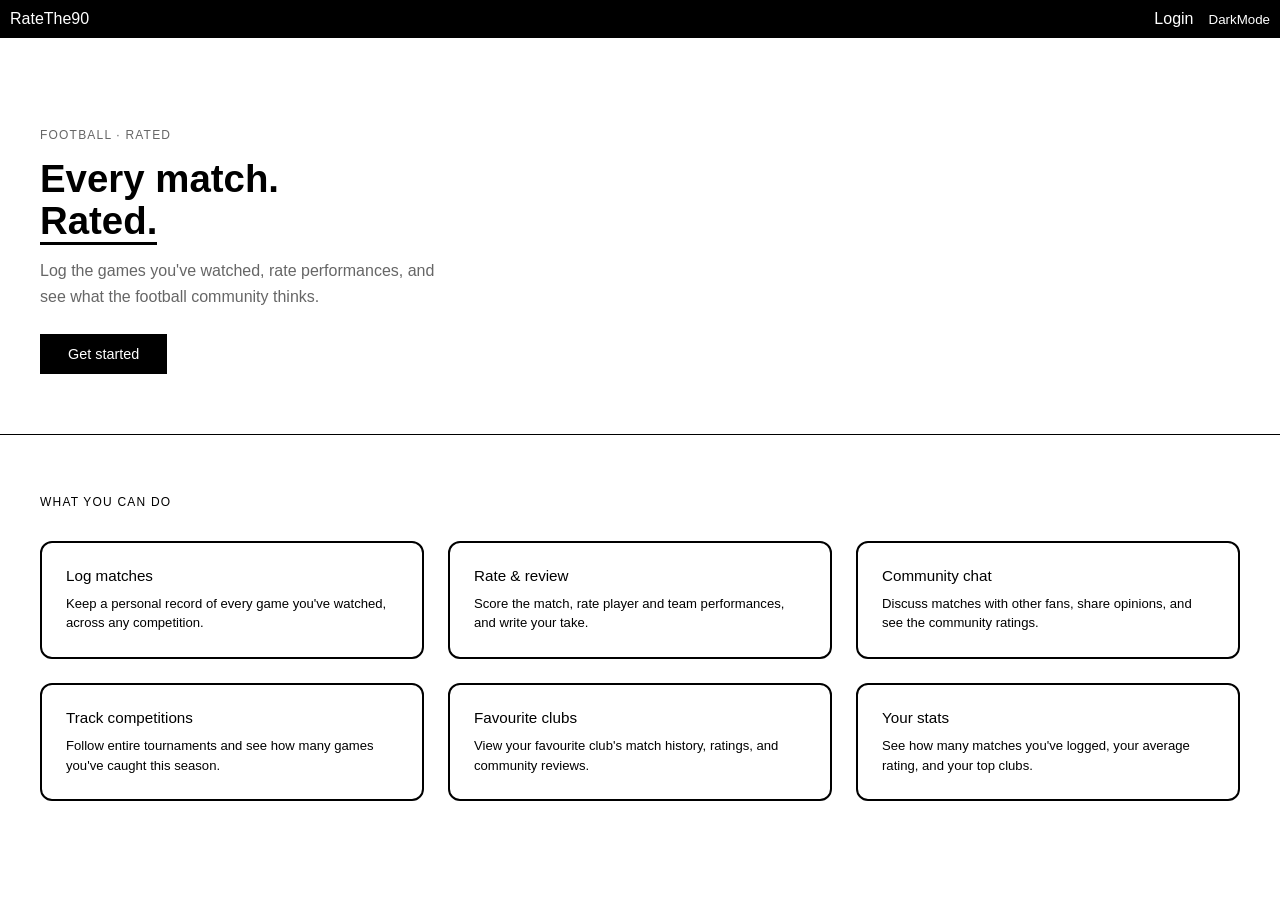
<file: index.html>
<!DOCTYPE html>
<html lang="en">
<head>
  <meta charset="UTF-8">
  <meta name="viewport" content="width=device-width, initial-scale=1.0">
  <link rel="stylesheet" href="index.css">
  <title>Rate the 90</title>
</head>
<body>

  <nav>
    <p class="navp">RateThe90</p>
    <div>
      <a class="navlogin" href="../login/login.html">Login</a>
      <button class="navdm">DarkMode</button>
    </div>
  </nav>

  <div class="hero">
    <span class="hero-tag">Football · Rated</span>
    <h1 class="hero-title">Every match.<br><span class="hero-underline">Rated.</span></h1>
    <p class="hero-sub">Log the games you've watched, rate performances, and see what the football community thinks.</p>
    <div class="hero-actions">
      <a href="../login/login.html" class="btn-primary">Get started</a>
    </div>
  </div>

  <div class="features">
    <p class="features-label">What you can do</p>
    <div class="features-grid">
      <div class="feature-card">
        <h3 class="feature-title">Log matches</h3>
        <p class="feature-desc">Keep a personal record of every game you've watched, across any competition.</p>
      </div>
      <div class="feature-card">
        <h3 class="feature-title">Rate & review</h3>
        <p class="feature-desc">Score the match, rate player and team performances, and write your take.</p>
      </div>
      <div class="feature-card">
        <h3 class="feature-title">Community chat</h3>
        <p class="feature-desc">Discuss matches with other fans, share opinions, and see the community ratings.</p>
      </div>
      <div class="feature-card">
        <h3 class="feature-title">Track competitions</h3>
        <p class="feature-desc">Follow entire tournaments and see how many games you've caught this season.</p>
      </div>
      <div class="feature-card">
        <h3 class="feature-title">Favourite clubs</h3>
        <p class="feature-desc">View your favourite club's match history, ratings, and community reviews.</p>
      </div>
      <div class="feature-card">
        <h3 class="feature-title">Your stats</h3>
        <p class="feature-desc">See how many matches you've logged, your average rating, and your top clubs.</p>
      </div>
    </div>
  </div>

  <script src="index.js"></script>
</body>
</html>
</file>
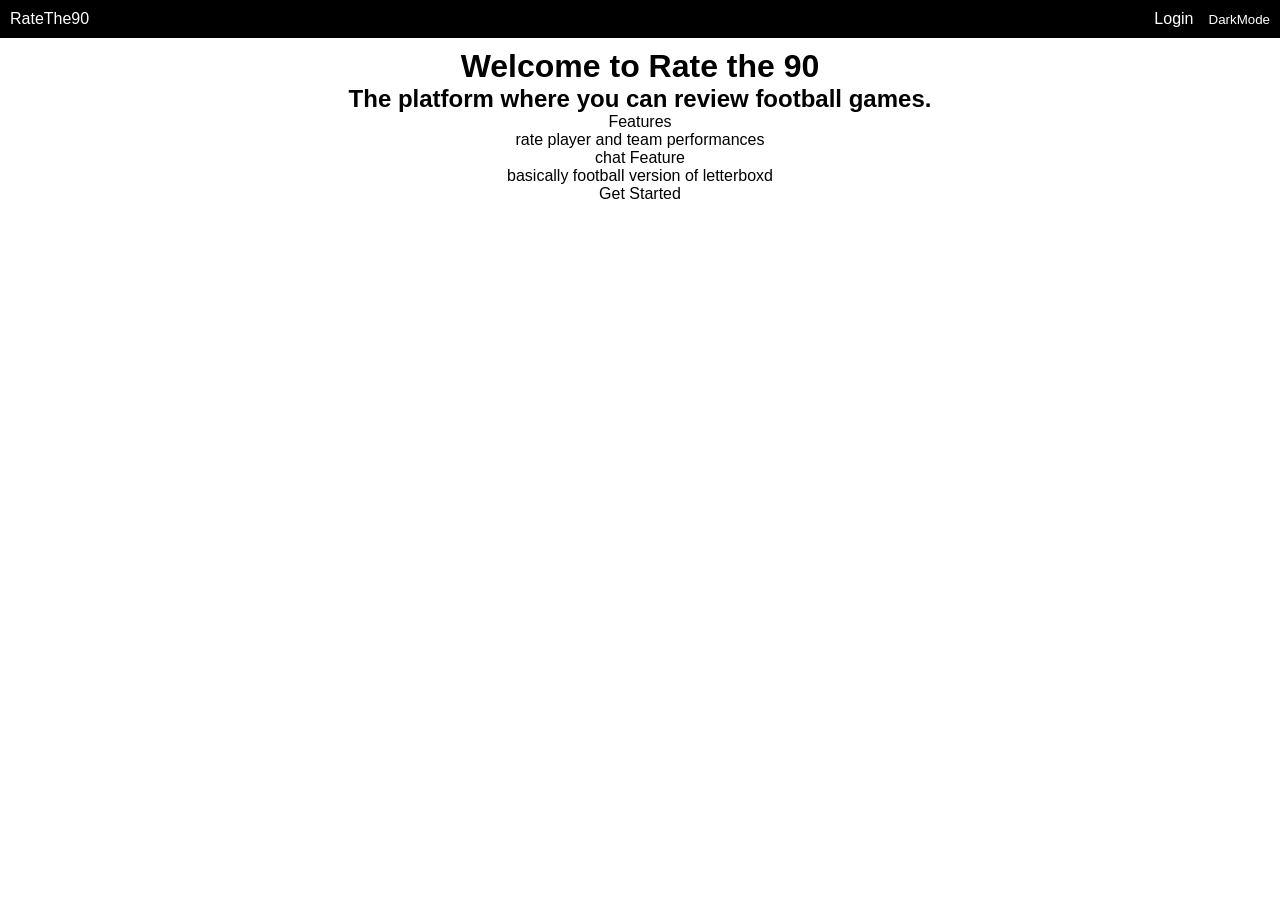
<file: homepage/index.html>
<!DOCTYPE html>
<html lang="en">
<head>
  <meta charset="UTF-8">
  <meta name="viewport" content="width=device-width, initial-scale=1.0">
  <link rel="stylesheet" href="index.css">
  <title>Rate the 90</title>
</head>
<body>
  <main>
  <nav>
    <p class="navp">RateThe90</p>
    <div>
        <a class="navlogin" href="../login/login.html">Login</a>
        <button class="navdm">DarkMode</button>
    </div>
  </nav>
    <div class="container">
      <h1>Welcome to Rate the 90</h1>
      <h2>The platform where you can review football games.</h2>
      <p>Features</p>
      <p>rate player and team performances</p>
      <p>chat Feature</p>
      <p>basically football version of letterboxd</p>
      <a href="../login/login.html">Get Started<a>
      </div>


  <script src="index.js"></script>
</body>
</html>
</file>
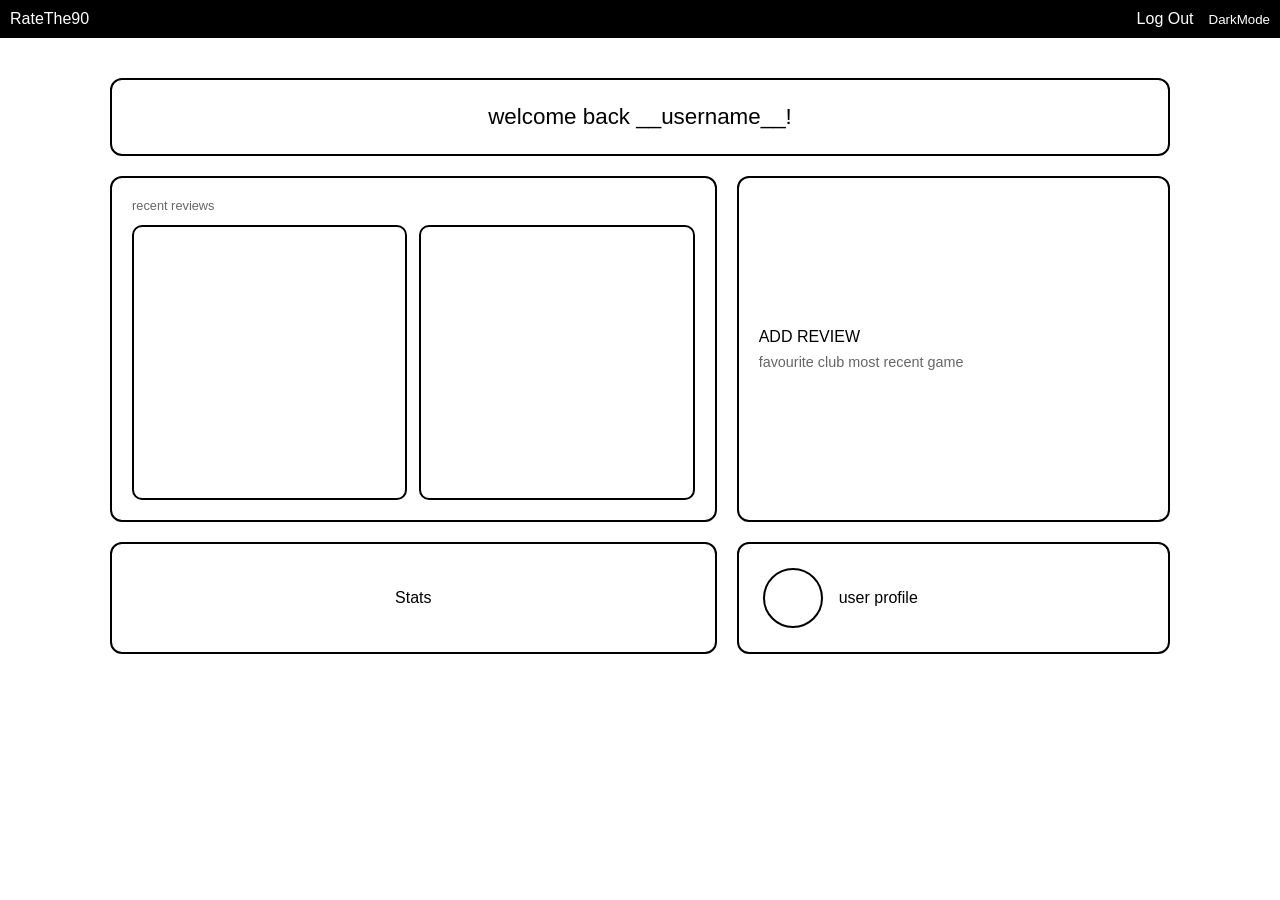
<file: home/home.html>
<!DOCTYPE html>
<html lang="en">
<head>
    <meta charset="UTF-8">
    <meta name="viewport" content="width=device-width, initial-scale=1.0">
    <link rel="stylesheet" href="home.css">

    <title>Match Page</title>
</head>
<body>
    <nav>
      <a href="../index.html" class="navp">RateThe90</a>
      <div>
        <a href="../index.html" class="navlogin">Log Out</a>
        <button class="navdm">DarkMode</button>
      </div>
    </nav>
    
    <div class="container">

        <div class="welcome">welcome back __username__!</div>

        <div class="row">
            <div class="recent-reviews">
            <span class="recent-reviews-label">recent reviews</span>
            <div class="review-cards">
                <div class="review-card">
                    
                </div>

                <div class="review-card">

                </div>
            </div>
            </div>
        
        <div class="add-review">
        <span>ADD REVIEW</span>
        <span class="add-review-sub">favourite club most recent game</span>
        </div>
        </div>

        <div class="bottom-row">
            <div class="stats">
            <span>Stats</span>
            </div>

        <a href="../profile/profile.html">
            <div class="user-profile" >
            <div class="avatar"></div>
            <span>user profile</span>
            </div>
        </a>
        </div>

    </div>

    <script type="module" src="home.js"></script>
</body>
</html>
</file>
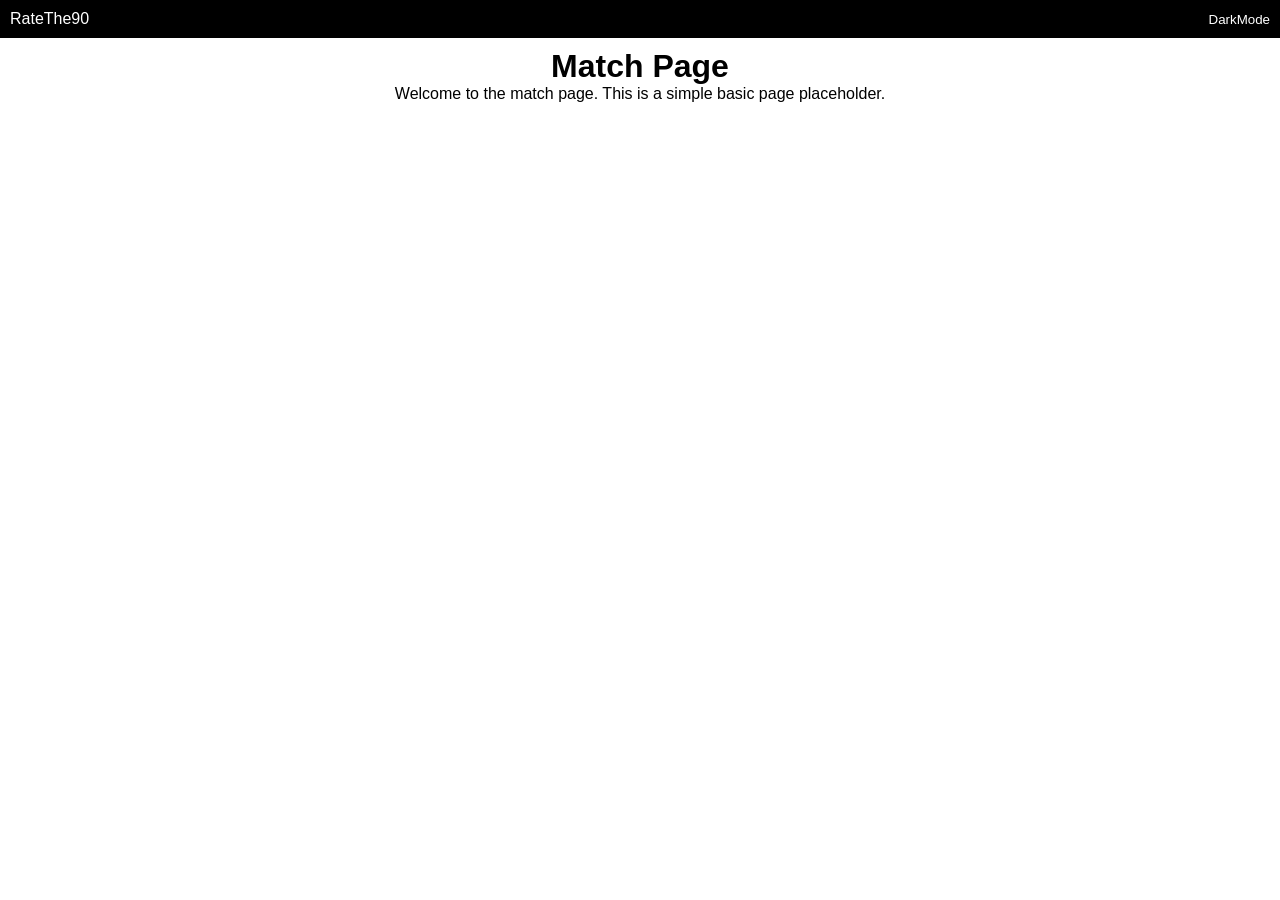
<file: match/match.html>
<!DOCTYPE html>
<html lang="en">
<head>
    <meta charset="UTF-8">
    <meta name="viewport" content="width=device-width, initial-scale=1.0">
    <link rel="stylesheet" href="match.css">

    <title>Match Page</title>
</head>
<body>
    <nav>
      <a href="../index.html" class="navp">RateThe90</a>
      <div>
          <button class="navdm">DarkMode</button>
      </div>
    </nav>
    <div class="container">
        <h1>Match Page</h1>
        <p>Welcome to the match page. This is a simple basic page placeholder.</p>
    </div> 
    <script type="module" src="match.js"></script>
</body>
</html>
</file>
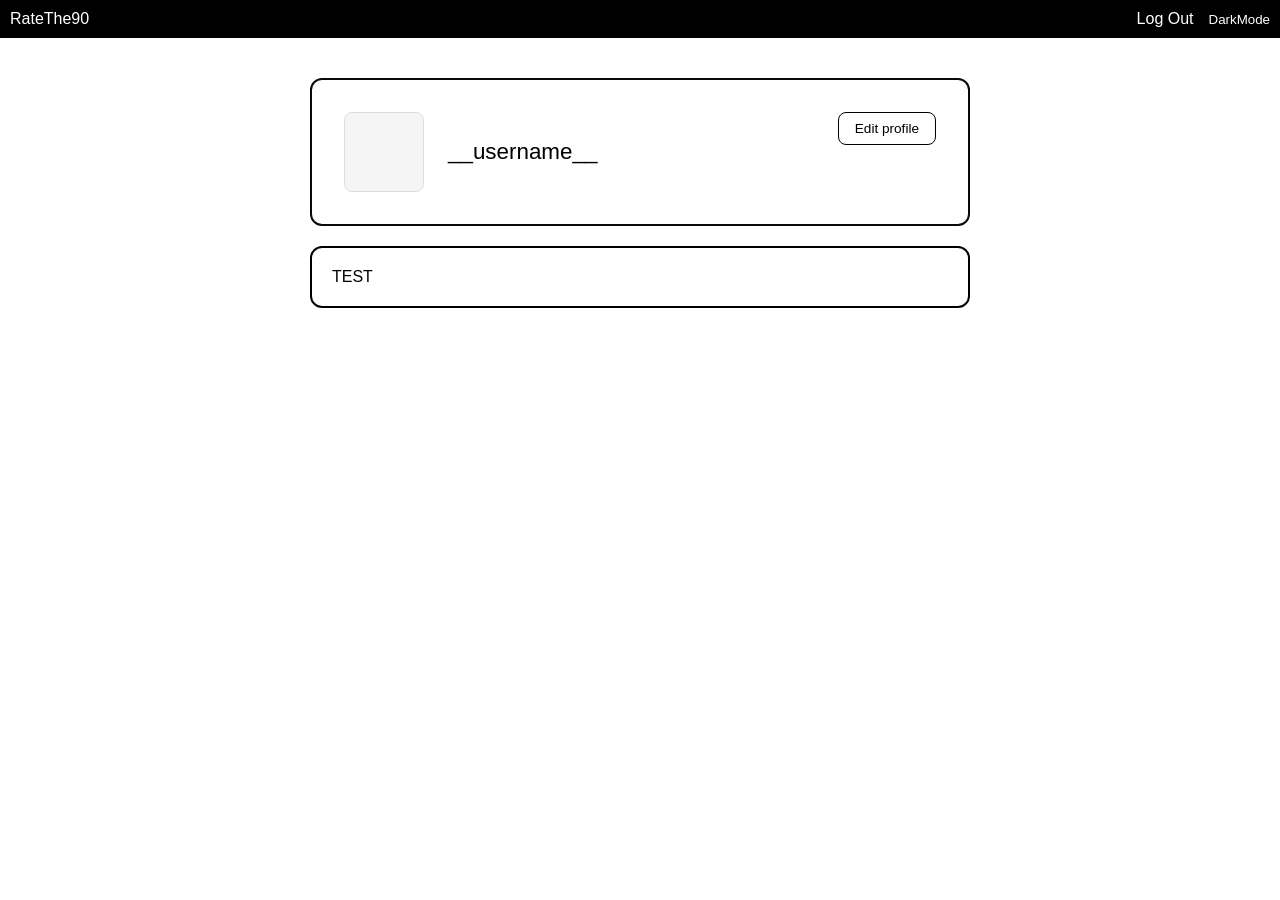
<file: profile/profile.html>
<!doctype html>
<html lang="en">
	<head>
		<meta charset="utf-8">
		<meta name="viewport" content="width=device-width, initial-scale=1">
		<title>Profile - Ratethe90</title>
          <link rel="stylesheet" href="profile.css">

	</head>
    <nav>
      <a class="navp">RateThe90</a>
      <div>
        <a href="../index.html" class="navlogin">Log Out</a>
        <button class="navdm">DarkMode</button>
      </div>
    </nav>

	<body>

        <div class="page">
            <div class="profile-card">
            <div class="club-logo" id="clubLogo">
            </div>
            <div class="profile-info">
                <span class="username" id="username">__username__</span>
            </div>
            <button class="edit-btn">Edit profile</button>
            </div>

            <div id="editPopup">
                <p>TEST</p>
            </div>
        </div>

        


	</body>
    
      <script src="profile.js"></script>
</html>
</file>
<file: index.css>
* {
    margin: 0;
    padding: 0;
    box-sizing: border-box;
}

body {
    background-color: rgb(255, 255, 255);
    color: rgb(0, 0, 0);
    font-family: 'Franklin Gothic Medium', 'Arial Narrow', Arial, sans-serif;
}

h1, h2, p {
    font-family: 'Franklin Gothic Medium', 'Arial Narrow', Arial, sans-serif;
}

a {
    text-decoration: none;
    color: black;
}

body.dark a{
    color: white;
}
nav {
    background-color: black;
    margin-bottom: 10px;
    padding: 10px;
    display: flex;
    align-items: center;
    justify-content: space-between;
}

nav div {
    display: flex;
    align-items: center;
    gap: 15px;
}

.navp {
    color: white;
}

.navlogin {
    color: white;
}

.navdm {
    border: none;
    color: white;
    background-color: black;
    font-family: 'Franklin Gothic Medium', 'Arial Narrow', Arial, sans-serif;
    cursor: pointer;
}

.container {
    max-width: 1200px;
    margin: 0 auto;
    padding: 0 20px;
    text-align: center;
}
body.dark{
    background-color: rgb(37, 37, 37);
    color: white;
}

.hero {
  padding: 80px 40px 60px;
  display: flex;
  flex-direction: column;
  gap: 16px;
  max-width: 600px;
}

.hero-tag {
  font-size: 0.75rem;
  color: #666;
  letter-spacing: 0.1em;
  text-transform: uppercase;
}

.hero-title {
  font-size: 2.4rem;
  font-weight: 700;
  line-height: 1.1;
}

.hero-underline {
  border-bottom: 3px solid #000;
}

.hero-sub {
  font-size: 1rem;
  color: #666;
  line-height: 1.6;
  max-width: 420px;
}

.hero-actions {
  display: flex;
  gap: 12px;
  margin-top: 8px;
}

.btn-primary {
  background: #000;
  color: #fff;
  border: none;
  padding: 12px 28px;
  font-family: 'Franklin Gothic Medium', 'Arial Narrow', Arial, sans-serif;
  font-size: 0.9rem;
  cursor: pointer;
  text-decoration: none;
}



.features {
  padding: 60px 40px;
  border-top: 1px solid #000000;
}

.features-label {
  font-size: 0.75rem;
  color: #000000;
  letter-spacing: 0.1em;
  text-transform: uppercase;
  margin-bottom: 32px;
}

.features-grid {
  display: grid;
  grid-template-columns: repeat(3, 1fr);
  gap: 24px;
}

.feature-card {
  padding: 24px;
  border: 2.5px solid #000000;
  border-radius: 12px;
  display: flex;
  flex-direction: column;
  gap: 10px;
}

.feature-title {
  font-size: 0.95rem;
  font-weight: 500;
}

.feature-desc {
  font-size: 0.82rem;
  color: #010101;
  line-height: 1.5;
}

/* Dark mode */
body.dark .hero-tag,
body.dark .hero-sub,
body.dark .features-label,
body.dark .feature-desc {
  color: rgb(150, 150, 150);
}

body.dark .hero-underline {
  border-bottom-color: #fff;
}

body.dark .btn-primary {
  background: #fff;
  color: #000;
}

body.dark .btn-secondary {
  color: #fff;
  border-color: #fff;
}

body.dark .features {
  border-top-color: rgb(70, 70, 70);
}

body.dark .feature-card {
  border-color: rgb(70, 70, 70);
}

.feature-card:hover {
    background-color: rgb(158, 158, 158);
    transition: background-color 0.2s;
}

body.dark .feature-card:hover {
    background-color: rgb(50, 50, 50);
}

@media (max-width: 768px) {
  .hero {
    padding: 40px 20px;
  }

  .hero-title {
    font-size: 1.8rem;
  }

  .hero-actions {
    flex-direction: column;
  }

  .btn-primary,
  .btn-secondary {
    text-align: center;
    width: 100%;
  }

  .features {
    padding: 40px 20px;
  }

  .features-grid {
    grid-template-columns: 1fr;
  }
}

@media (max-width: 480px) {
  .hero-title {
    font-size: 1.5rem;
  }
}
</file>
<file: homepage/index.css>
* {
    margin: 0;
    padding: 0;
    box-sizing: border-box;
}

body {
    background-color: rgb(255, 255, 255);
    color: rgb(0, 0, 0);
    font-family: 'Franklin Gothic Medium', 'Arial Narrow', Arial, sans-serif;
}

h1, h2, p {
    font-family: 'Franklin Gothic Medium', 'Arial Narrow', Arial, sans-serif;
}

a {
    text-decoration: none;
    color: black;
}

body.dark a{
    color: white;
}
nav {
    background-color: black;
    margin-bottom: 10px;
    padding: 10px;
    display: flex;
    align-items: center;
    justify-content: space-between;
}

nav div {
    display: flex;
    align-items: center;
    gap: 15px;
}

.navp {
    color: white;
}

.navlogin {
    color: white;
}

.navdm {
    border: none;
    color: white;
    background-color: black;
    font-family: 'Franklin Gothic Medium', 'Arial Narrow', Arial, sans-serif;
    cursor: pointer;
}

.container {
    max-width: 1200px;
    margin: 0 auto;
    padding: 0 20px;
    text-align: center;
}
body.dark{
    background-color: rgb(37, 37, 37);
    color: white;
}
</file>
<file: home/home.css>
.auth-container {
    max-width: 400px;
    margin: 40px auto;
    padding: 30px 20px;
    border: 2px solid black;
    border-radius: 8px;
    text-align: left;
}

.auth-container h1 {
    text-align: center;
    margin-bottom: 25px;
    font-size: 1.8rem;
}

.form-group {
    margin-bottom: 20px;
    display: flex;
    flex-direction: column;
}

.form-group label {
    font-family: 'Franklin Gothic Medium', 'Arial Narrow', Arial, sans-serif;
    margin-bottom: 5px;
    font-weight: bold;
}

.form-group input {
    padding: 10px;
    border: 2px solid black;
    border-radius: 4px;
    font-size: 1rem;
}

.btn-submit {
    width: 100%;
    padding: 12px;
    background-color: black;
    color: white;
    border: none;
    border-radius: 4px;
    font-family: 'Franklin Gothic Medium', 'Arial Narrow', Arial, sans-serif;
    font-size: 1.1rem;
    cursor: pointer;
}

.btn-submit:hover {
    background-color: rgb(50, 50, 50);
}

.auth-redirect {
    text-align: center;
    margin-top: 20px;
    font-size: 0.9rem;
}

.auth-redirect a {
    text-decoration: underline;
}

.message {
    margin-top: 15px;
    text-align: center;
    font-weight: bold;
}

/* Helper to toggle view views */
.hidden {
    display: none !important;
}

/* --- Dark Mode Styles --- */
body.dark .auth-container {
    border-color: white;
}

body.dark .form-group input {
    background-color: rgb(50, 50, 50);
    border-color: white;
    color: white;
}

body.dark .btn-submit {
    background-color: white;
    color: black;
}

body.dark .btn-submit:hover {
    background-color: rgb(220, 220, 220);
}

body.dark .auth-redirect a {
    color: white;
}

* {
    margin: 0;
    padding: 0;
    box-sizing: border-box;
}

body {
    background-color: rgb(255, 255, 255);
    color: rgb(0, 0, 0);
    font-family: 'Franklin Gothic Medium', 'Arial Narrow', Arial, sans-serif;
}

h1, h2, p {
    font-family: 'Franklin Gothic Medium', 'Arial Narrow', Arial, sans-serif;
}

a {
    text-decoration: none;
    color: black;
}

body.dark a{
    color: white;
}
nav {
    background-color: black;
    margin-bottom: 10px;
    padding: 10px;
    display: flex;
    align-items: center;
    justify-content: space-between;
}

nav div {
    display: flex;
    align-items: center;
    gap: 15px;
}

.navp {
    color: white;
}

.navlogin {
    color: white;
}

.navdm {
    border: none;
    color: white;
    background-color: black;
    font-family: 'Franklin Gothic Medium', 'Arial Narrow', Arial, sans-serif;
    cursor: pointer;
}


body.dark{
    background-color: rgb(37, 37, 37);
    color: white;
}

.container {
  max-width: 1100px;
  margin: 0 auto;
  padding: 30px 20px;
  display: flex;
  flex-direction: column;
  gap: 20px;
}

.welcome {
  width: 100%;
  border: 2px solid #000;
  border-radius: 12px;
  padding: 24px;
  text-align: center;
  font-size: 1.4rem;
}



.row {
  display: grid;
  grid-template-columns: 1.4fr 1fr;
  gap: 20px;
}

.recent-reviews {
  border: 2px solid #000;
  border-radius: 12px;
  padding: 20px;
  display: flex;
  flex-direction: column;
  gap: 12px;
}

.recent-reviews-label {
  font-size: 0.8rem;
  color: #666;
}

.review-cards {
  display: grid;
  grid-template-columns: 1fr 1fr;
  gap: 12px;
}

.review-card {
  border: 2px solid #000;
  border-radius: 10px;
  aspect-ratio: 1;
}

.add-review {
  border: 2px solid #000;
  border-radius: 12px;
  padding: 20px;
  display: flex;
  flex-direction: column;
  gap: 8px;
  justify-content: center;
}

.add-review-sub {
  color: #666;
  font-size: 0.9rem;
}

.bottom-row {
  display: grid;
  grid-template-columns: 1.4fr 1fr;
  gap: 20px;
}

.stats {
  border: 2px solid #000;
  border-radius: 12px;
  padding: 30px 24px;
  display: flex;
  align-items: center;
  justify-content: center;
}

.user-profile {
  border: 2px solid #000;
  border-radius: 12px;
  padding: 24px;
  display: flex;
  align-items: center;
  gap: 16px;
}

.avatar {
  width: 60px;
  height: 60px;
  border-radius: 50%;
  border: 2px solid #000;
  flex-shrink: 0;
}

body.dark .welcome,
body.dark .recent-reviews,
body.dark .review-card,
body.dark .add-review,
body.dark .stats,
body.dark .user-profile,
body.dark .avatar {
  border-color: rgb(80, 80, 80);
}

body.dark .recent-reviews-label,
body.dark .add-review-sub {
  color: rgb(150, 150, 150);
}

.welcome:hover,
.recent-reviews:hover,
.add-review:hover,
.stats:hover,
.user-profile:hover {
    background-color: rgb(188, 188, 188);
    transition: background-color 0.2s;
}

body.dark .welcome:hover,
body.dark .recent-reviews:hover,
body.dark .add-review:hover,
body.dark .stats:hover,
body.dark .user-profile:hover {
    background-color: rgb(50, 50, 50);
}

.recent-reviews:hover .review-card {
    background-color: white;
}

.user-profile:hover .avatar {
    background-color: white;
}

body.dark .recent-reviews:hover .review-card,
body.dark .user-profile:hover .avatar {
    background-color: rgb(37, 37, 37);
}
</file>
<file: match/match.css>
.auth-container {
    max-width: 400px;
    margin: 40px auto;
    padding: 30px 20px;
    border: 2px solid black;
    border-radius: 8px;
    text-align: left;
}

.auth-container h1 {
    text-align: center;
    margin-bottom: 25px;
    font-size: 1.8rem;
}

.form-group {
    margin-bottom: 20px;
    display: flex;
    flex-direction: column;
}

.form-group label {
    font-family: 'Franklin Gothic Medium', 'Arial Narrow', Arial, sans-serif;
    margin-bottom: 5px;
    font-weight: bold;
}

.form-group input {
    padding: 10px;
    border: 2px solid black;
    border-radius: 4px;
    font-size: 1rem;
}

.btn-submit {
    width: 100%;
    padding: 12px;
    background-color: black;
    color: white;
    border: none;
    border-radius: 4px;
    font-family: 'Franklin Gothic Medium', 'Arial Narrow', Arial, sans-serif;
    font-size: 1.1rem;
    cursor: pointer;
}

.btn-submit:hover {
    background-color: rgb(50, 50, 50);
}

.auth-redirect {
    text-align: center;
    margin-top: 20px;
    font-size: 0.9rem;
}

.auth-redirect a {
    text-decoration: underline;
}

.message {
    margin-top: 15px;
    text-align: center;
    font-weight: bold;
}

/* Helper to toggle view views */
.hidden {
    display: none !important;
}

/* --- Dark Mode Styles --- */
body.dark .auth-container {
    border-color: white;
}

body.dark .form-group input {
    background-color: rgb(50, 50, 50);
    border-color: white;
    color: white;
}

body.dark .btn-submit {
    background-color: white;
    color: black;
}

body.dark .btn-submit:hover {
    background-color: rgb(220, 220, 220);
}

body.dark .auth-redirect a {
    color: white;
}

* {
    margin: 0;
    padding: 0;
    box-sizing: border-box;
}

body {
    background-color: rgb(255, 255, 255);
    color: rgb(0, 0, 0);
    font-family: 'Franklin Gothic Medium', 'Arial Narrow', Arial, sans-serif;
}

h1, h2, p {
    font-family: 'Franklin Gothic Medium', 'Arial Narrow', Arial, sans-serif;
}

a {
    text-decoration: none;
    color: black;
}

body.dark a{
    color: white;
}
nav {
    background-color: black;
    margin-bottom: 10px;
    padding: 10px;
    display: flex;
    align-items: center;
    justify-content: space-between;
}

nav div {
    display: flex;
    align-items: center;
    gap: 15px;
}

.navp {
    color: white;
}

.navlogin {
    color: white;
}

.navdm {
    border: none;
    color: white;
    background-color: black;
    font-family: 'Franklin Gothic Medium', 'Arial Narrow', Arial, sans-serif;
    cursor: pointer;
}

.container {
    max-width: 1200px;
    margin: 0 auto;
    padding: 0 20px;
    text-align: center;
}
body.dark{
    background-color: rgb(37, 37, 37);
    color: white;
}
</file>
<file: profile/profile.css>
* {
  margin: 0;
  padding: 0;
  box-sizing: border-box;
}

body {
  background-color: rgb(255, 255, 255);
  color: rgb(0, 0, 0);
  font-family: 'Franklin Gothic Medium', 'Arial Narrow', Arial, sans-serif;
}

a {
  text-decoration: none;
  color: black;
}

body.dark {
  background-color: rgb(37, 37, 37);
  color: white;
}

body.dark a {
  color: white;
}

nav {
  background-color: black;
  padding: 10px;
  display: flex;
  align-items: center;
  justify-content: space-between;
}

nav div {
  display: flex;
  align-items: center;
  gap: 15px;
}

.navp {
  color: white;
}

.navlogin {
  color: white;
}

.navdm {
  border: none;
  color: white;
  background-color: black;
  font-family: 'Franklin Gothic Medium', 'Arial Narrow', Arial, sans-serif;
  cursor: pointer;
}

.page {
  max-width: 700px;
  margin: 0 auto;
  padding: 40px 20px;
  display: flex;
  flex-direction: column;
  gap: 20px;
}

.profile-card {
  background-color: white;
  border: 2.5px solid rgb(9, 9, 9);
  border-radius: 12px;
  padding: 32px;
  display: flex;
  align-items: center;
  gap: 24px;
}

.club-logo {
  width: 80px;
  height: 80px;
  border-radius: 8px;
  border: 1px solid rgb(220, 220, 220);
  background-color: rgb(245, 245, 245);
  flex-shrink: 0;
  display: flex;
  align-items: center;
  justify-content: center;
  overflow: hidden;
}

.club-logo img {
  width: 100%;
  height: 100%;
  object-fit: contain;
}

.profile-info {
  display: flex;
  flex-direction: column;
  gap: 6px;
}

.username {
  font-size: 1.4rem;
  font-weight: 500;
}

.edit-btn {
  margin-left: auto;
  align-self: flex-start;
  background: none;
  border: 1px solid rgb(0, 0, 0);
  border-radius: 8px;
  padding: 8px 16px;
  font-family: 'Franklin Gothic Medium', 'Arial Narrow', Arial, sans-serif;
  font-size: 0.85rem;
  color: black;
  cursor: pointer;
  transition: background-color 0.2s;
}

.edit-btn:hover {
  background-color: rgb(245, 245, 245);
}

/* Dark mode */
body.dark .profile-card {
  background-color: rgb(50, 50, 50);
  border-color: rgb(70, 70, 70);
}

body.dark .club-logo {
  border-color: rgb(70, 70, 70);
  background-color: rgb(37, 37, 37);
}

body.dark .edit-btn {
  border-color: white;
  color: white;
}

body.dark .edit-btn:hover {
  background-color: rgb(70, 70, 70);
}

@media (max-width: 768px) {
  .page {
    padding: 20px;
  }

  .profile-card {
    padding: 20px;
    flex-wrap: wrap;
  }

  .edit-btn {
    margin-left: 0;
    width: 100%;
    text-align: center;
  }
}

#editPopup {
    display: none;
    background-color: white;
    border: 2.5px solid black;
    padding: 20px;
    display: flex;
    align-items: center;
    gap: 24px;
    border-radius: 12px;
}
</file>
